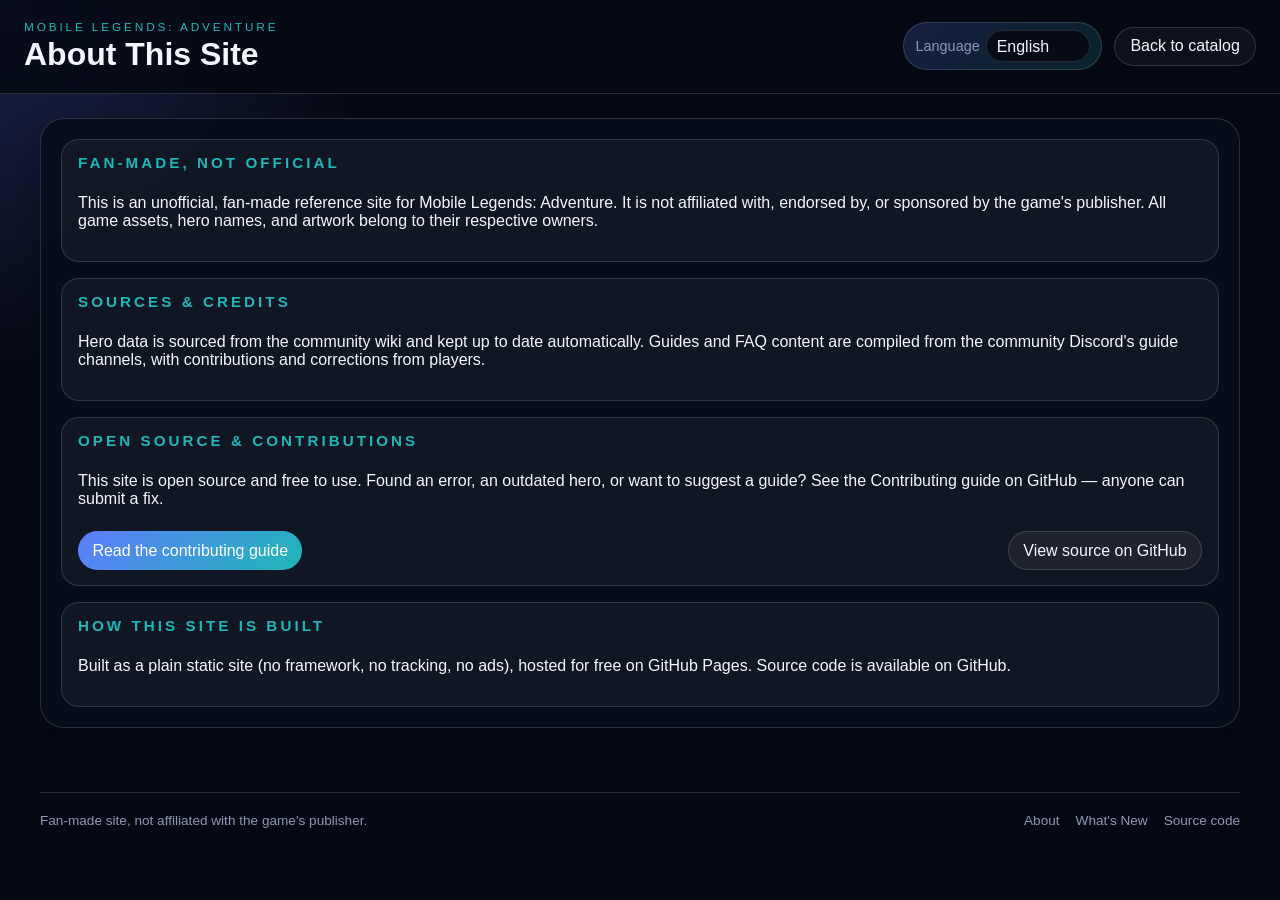
<file: about.html>
<!doctype html>
<html lang="en">
  <head>
    <meta charset="UTF-8" />
    <meta name="viewport" content="width=device-width, initial-scale=1.0" />
    <meta name="description" content="Unofficial, fan-made hero catalog and guides for Mobile Legends: Adventure — sources, credits, and how to contribute." />
    <meta property="og:title" content="About — MLA Hero Catalog & Guides" />
    <meta property="og:description" content="Unofficial, fan-made hero catalog and guides for Mobile Legends: Adventure — sources, credits, and how to contribute." />
    <meta property="og:type" content="website" />
    <link rel="icon" type="image/svg+xml" href="./public/favicon.svg" />
    <link rel="manifest" href="./public/manifest.json" />
    <title>MLA About</title>
    <link rel="stylesheet" href="./src/styles/main.css?v=20260723-2" />
    <script type="module" src="./src/app.js?v=20260723-2"></script>
  </head>
  <body data-page="about">
    <header class="topbar">
      <div class="brand-block">
        <p class="eyebrow" data-i18n="siteTagline">Mobile Legends: Adventure</p>
        <h1 data-i18n="aboutPageTitle">About This Site</h1>
      </div>
      <div class="topbar__actions">
        <label class="lang-switch" for="language-switcher">
          <span class="lang-switch__label" data-i18n="languageLabel">Language</span>
          <select id="language-switcher">
            <option value="en">English</option>
            <option value="fr">Français</option>
            <option value="vi">Tiếng Việt</option>
            <option value="zh">中文</option>
            <option value="ru">Русский</option>
          </select>
        </label>
        <a class="nav-link" href="./index.html" data-i18n="backToCatalog">Back to catalog</a>
      </div>
    </header>

    <main class="page-shell">
      <article class="detail-card">
        <section class="detail-section">
          <h3 data-i18n="aboutDisclaimerTitle">Fan-made, not official</h3>
          <p data-i18n="aboutDisclaimerBody">This is an unofficial, fan-made reference site for Mobile Legends: Adventure. It is not affiliated with, endorsed by, or sponsored by the game's publisher. All game assets, hero names, and artwork belong to their respective owners.</p>
        </section>
        <section class="detail-section">
          <h3 data-i18n="aboutSourcesTitle">Sources &amp; credits</h3>
          <p data-i18n="aboutSourcesBody">Hero data is sourced from the community wiki and kept up to date automatically. Guides and FAQ content are compiled from the community Discord's guide channels, with contributions and corrections from players.</p>
        </section>
        <section class="detail-section">
          <h3 data-i18n="aboutContributeTitle">Open source &amp; contributions</h3>
          <p data-i18n="aboutContributeBody">This site is open source and free to use. Found an error, an outdated hero, or want to suggest a guide? See the Contributing guide on GitHub — anyone can submit a fix.</p>
          <div class="card-actions">
            <a class="btn btn--primary" href="https://github.com/AnonymeNc/mla/blob/main/CONTRIBUTING.md" target="_blank" rel="noreferrer" data-i18n="aboutContributingGuide">Read the contributing guide</a>
            <a class="btn" href="https://github.com/AnonymeNc/mla" target="_blank" rel="noreferrer" data-i18n="aboutViewOnGithub">View source on GitHub</a>
          </div>
        </section>
        <section class="detail-section">
          <h3 data-i18n="aboutTechTitle">How this site is built</h3>
          <p data-i18n="aboutTechBody">Built as a plain static site (no framework, no tracking, no ads), hosted for free on GitHub Pages. Source code is available on GitHub.</p>
        </section>
      </article>
    </main>

    <footer class="site-footer">
      <p data-i18n="footerDisclaimer">Fan-made site, not affiliated with the game's publisher.</p>
      <nav class="site-footer__links">
        <a href="./about.html" data-i18n="footerAbout">About</a>
        <a href="./changelog.html" data-i18n="changelogNavLabel">What's New</a>
        <a href="https://github.com/AnonymeNc/mla" target="_blank" rel="noreferrer" data-i18n="footerSourceCode">Source code</a>
      </nav>
    </footer>

  </body>
</html>
</file>
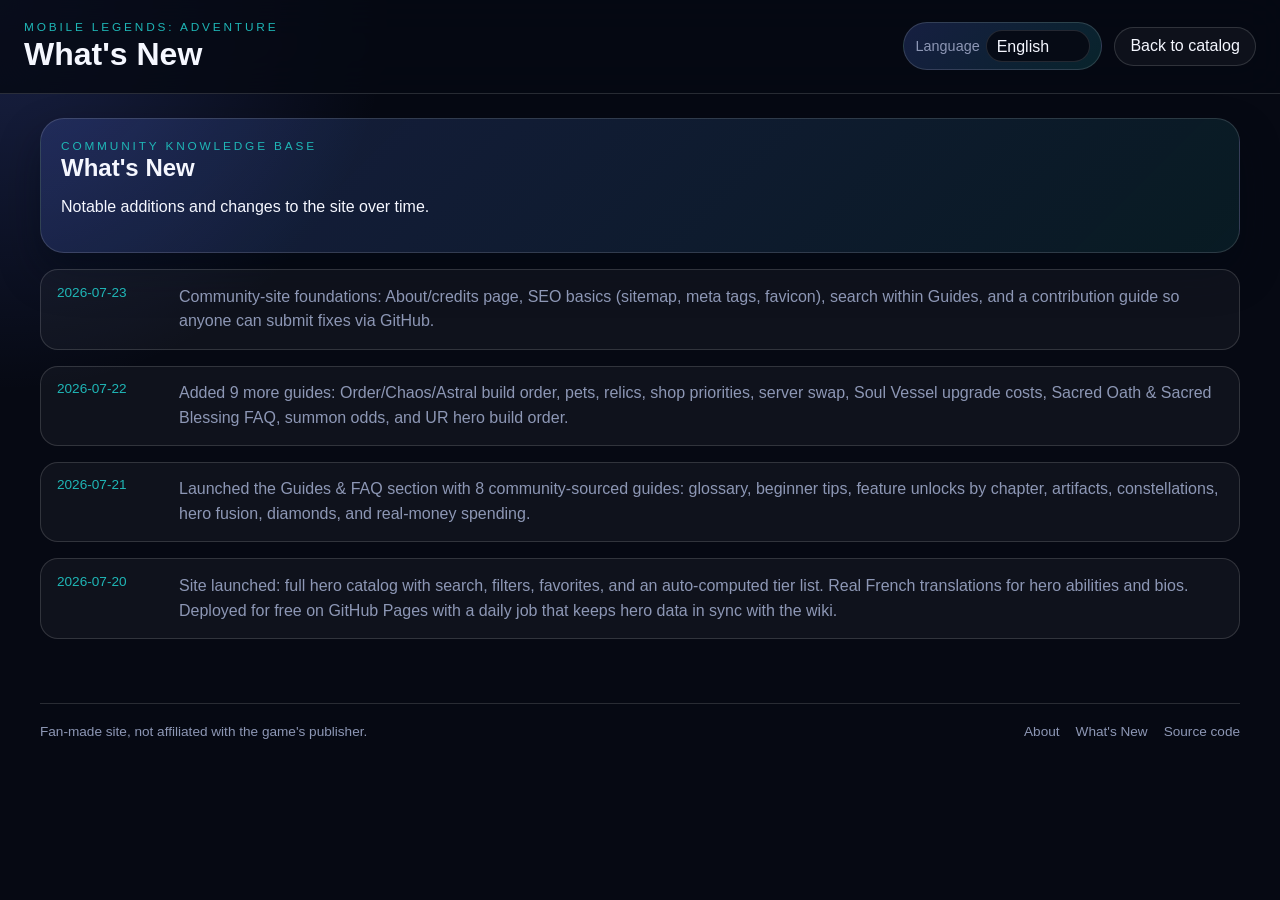
<file: changelog.html>
<!doctype html>
<html lang="en">
  <head>
    <meta charset="UTF-8" />
    <meta name="viewport" content="width=device-width, initial-scale=1.0" />
    <meta name="description" content="Notable additions and changes to the MLA Hero Catalog & Guides site over time." />
    <meta property="og:title" content="What's New — MLA" />
    <meta property="og:description" content="Notable additions and changes to the MLA Hero Catalog & Guides site over time." />
    <meta property="og:type" content="website" />
    <link rel="icon" type="image/svg+xml" href="./public/favicon.svg" />
    <link rel="manifest" href="./public/manifest.json" />
    <title>MLA What's New</title>
    <link rel="stylesheet" href="./src/styles/main.css?v=20260723-2" />
    <script defer src="./src/data/changelog.js?v=20260723-2"></script>
    <script type="module" src="./src/app.js?v=20260723-2"></script>
  </head>
  <body data-page="changelog">
    <header class="topbar">
      <div class="brand-block">
        <p class="eyebrow" data-i18n="siteTagline">Mobile Legends: Adventure</p>
        <h1 data-i18n="changelogPageTitle">What's New</h1>
      </div>
      <div class="topbar__actions">
        <label class="lang-switch" for="language-switcher">
          <span class="lang-switch__label" data-i18n="languageLabel">Language</span>
          <select id="language-switcher">
            <option value="en">English</option>
            <option value="fr">Français</option>
            <option value="vi">Tiếng Việt</option>
            <option value="zh">中文</option>
            <option value="ru">Русский</option>
          </select>
        </label>
        <a class="nav-link" href="./index.html" data-i18n="backToCatalog">Back to catalog</a>
      </div>
    </header>

    <main class="page-shell">
      <section class="hero-summary">
        <div>
          <p class="eyebrow" data-i18n="guidesEyebrow">Community knowledge base</p>
          <h2 data-i18n="changelogPageTitle">What's New</h2>
          <p data-i18n="changelogPageDescription">Notable additions and changes to the site over time.</p>
        </div>
      </section>

      <div id="changelog-root"></div>
    </main>

    <footer class="site-footer">
      <p data-i18n="footerDisclaimer">Fan-made site, not affiliated with the game's publisher.</p>
      <nav class="site-footer__links">
        <a href="./about.html" data-i18n="footerAbout">About</a>
        <a href="./changelog.html" data-i18n="changelogNavLabel">What's New</a>
        <a href="https://github.com/AnonymeNc/mla" target="_blank" rel="noreferrer" data-i18n="footerSourceCode">Source code</a>
      </nav>
    </footer>

  </body>
</html>
</file>
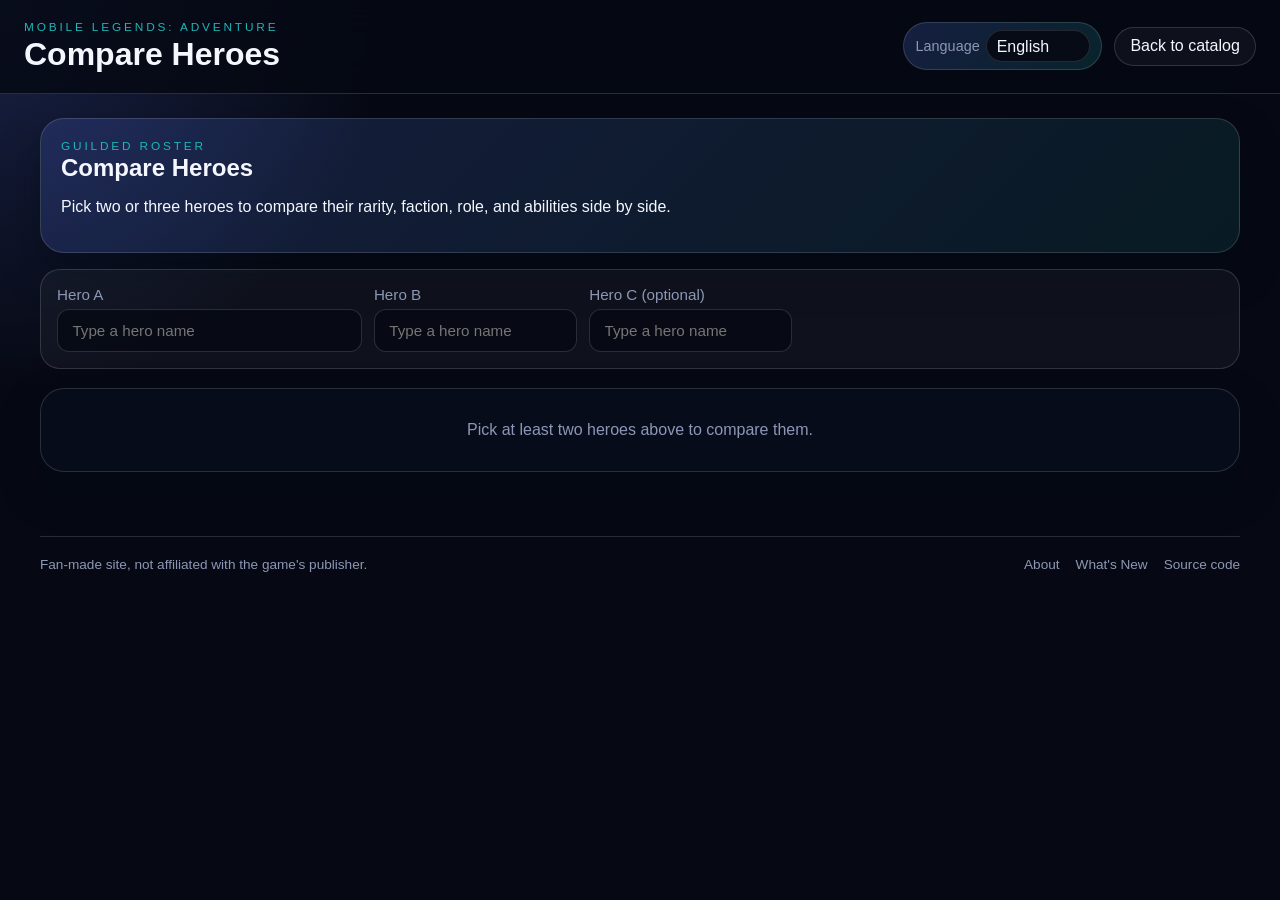
<file: compare.html>
<!doctype html>
<html lang="en">
  <head>
    <meta charset="UTF-8" />
    <meta name="viewport" content="width=device-width, initial-scale=1.0" />
    <meta name="description" content="Compare Mobile Legends: Adventure heroes side by side — rarity, faction, role, and full ability descriptions." />
    <meta property="og:title" content="Hero Comparison — MLA" />
    <meta property="og:description" content="Compare Mobile Legends: Adventure heroes side by side — rarity, faction, role, and full ability descriptions." />
    <meta property="og:type" content="website" />
    <link rel="icon" type="image/svg+xml" href="./public/favicon.svg" />
    <link rel="manifest" href="./public/manifest.json" />
    <title>MLA Compare Heroes</title>
    <link rel="stylesheet" href="./src/styles/main.css?v=20260723-2" />
    <script defer src="./src/data/heroes.js?v=20260723-2"></script>
    <script type="module" src="./src/app.js?v=20260723-2"></script>
  </head>
  <body data-page="compare">
    <header class="topbar">
      <div class="brand-block">
        <p class="eyebrow" data-i18n="siteTagline">Mobile Legends: Adventure</p>
        <h1 data-i18n="comparePageTitle">Compare Heroes</h1>
      </div>
      <div class="topbar__actions">
        <label class="lang-switch" for="language-switcher">
          <span class="lang-switch__label" data-i18n="languageLabel">Language</span>
          <select id="language-switcher">
            <option value="en">English</option>
            <option value="fr">Français</option>
            <option value="vi">Tiếng Việt</option>
            <option value="zh">中文</option>
            <option value="ru">Русский</option>
          </select>
        </label>
        <a class="nav-link" href="./index.html" data-i18n="backToCatalog">Back to catalog</a>
      </div>
    </header>

    <main class="page-shell">
      <section class="hero-summary">
        <div>
          <p class="eyebrow" data-i18n="heroSummaryEyebrow">Guilded roster</p>
          <h2 data-i18n="comparePageTitle">Compare Heroes</h2>
          <p data-i18n="comparePageDescription">Pick two or three heroes to compare their rarity, faction, role, and abilities side by side.</p>
        </div>
      </section>

      <section class="controls" aria-label="Hero pickers">
        <label class="control-field">
          <span data-i18n="compareSlotA">Hero A</span>
          <input list="hero-datalist" id="compare-slot-a" data-i18n-placeholder="compareSelectHero" placeholder="Type a hero name" />
        </label>
        <label class="control-field">
          <span data-i18n="compareSlotB">Hero B</span>
          <input list="hero-datalist" id="compare-slot-b" data-i18n-placeholder="compareSelectHero" placeholder="Type a hero name" />
        </label>
        <label class="control-field">
          <span data-i18n="compareSlotC">Hero C (optional)</span>
          <input list="hero-datalist" id="compare-slot-c" data-i18n-placeholder="compareSelectHero" placeholder="Type a hero name" />
        </label>
      </section>
      <datalist id="hero-datalist"></datalist>

      <div id="compare-root"></div>
    </main>

    <footer class="site-footer">
      <p data-i18n="footerDisclaimer">Fan-made site, not affiliated with the game's publisher.</p>
      <nav class="site-footer__links">
        <a href="./about.html" data-i18n="footerAbout">About</a>
        <a href="./changelog.html" data-i18n="changelogNavLabel">What's New</a>
        <a href="https://github.com/AnonymeNc/mla" target="_blank" rel="noreferrer" data-i18n="footerSourceCode">Source code</a>
      </nav>
    </footer>
  </body>
</html>
</file>
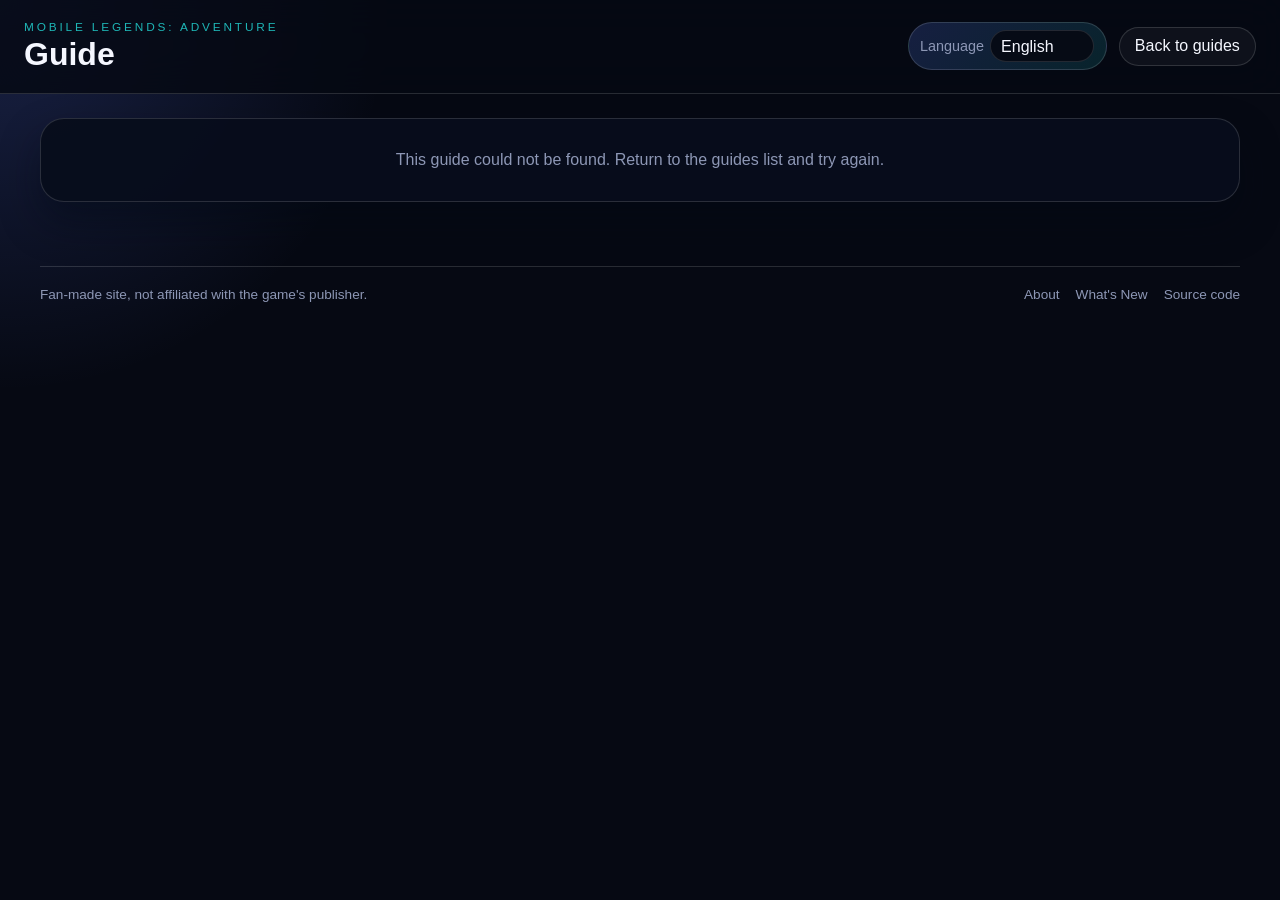
<file: guide.html>
<!doctype html>
<html lang="en">
  <head>
    <meta charset="UTF-8" />
    <meta name="viewport" content="width=device-width, initial-scale=1.0" />
    <meta name="description" content="Mobile Legends: Adventure guide — mechanics explainer sourced from the community." />
    <meta property="og:title" content="Guide — Mobile Legends: Adventure" />
    <meta property="og:description" content="Mobile Legends: Adventure guide — mechanics explainer sourced from the community." />
    <meta property="og:type" content="article" />
    <link rel="icon" type="image/svg+xml" href="./public/favicon.svg" />
    <link rel="manifest" href="./public/manifest.json" />
    <title>MLA Guide</title>
    <link rel="stylesheet" href="./src/styles/main.css?v=20260723-2" />
    <script defer src="./src/data/guides.js?v=20260723-2"></script>
    <script type="module" src="./src/app.js?v=20260723-2"></script>
  </head>
  <body data-page="guide">
    <header class="topbar">
      <div class="brand-block">
        <p class="eyebrow" data-i18n="siteTagline">Mobile Legends: Adventure</p>
        <h1 data-i18n="guidesLabel">Guide</h1>
      </div>
      <div class="topbar__actions">
        <label class="lang-switch" for="language-switcher">
          <span class="lang-switch__label" data-i18n="languageLabel">Language</span>
          <select id="language-switcher">
            <option value="en">English</option>
            <option value="fr">Français</option>
            <option value="vi">Tiếng Việt</option>
            <option value="zh">中文</option>
            <option value="ru">Русский</option>
          </select>
        </label>
        <a class="nav-link" href="./guides.html" data-i18n="backToGuides">Back to guides</a>
      </div>
    </header>

    <main class="page-shell">
      <section id="guide-detail-root"></section>
    </main>

    <footer class="site-footer">
      <p data-i18n="footerDisclaimer">Fan-made site, not affiliated with the game's publisher.</p>
      <nav class="site-footer__links">
        <a href="./about.html" data-i18n="footerAbout">About</a>
        <a href="./changelog.html" data-i18n="changelogNavLabel">What's New</a>
        <a href="https://github.com/AnonymeNc/mla" target="_blank" rel="noreferrer" data-i18n="footerSourceCode">Source code</a>
      </nav>
    </footer>

  </body>
</html>
</file>
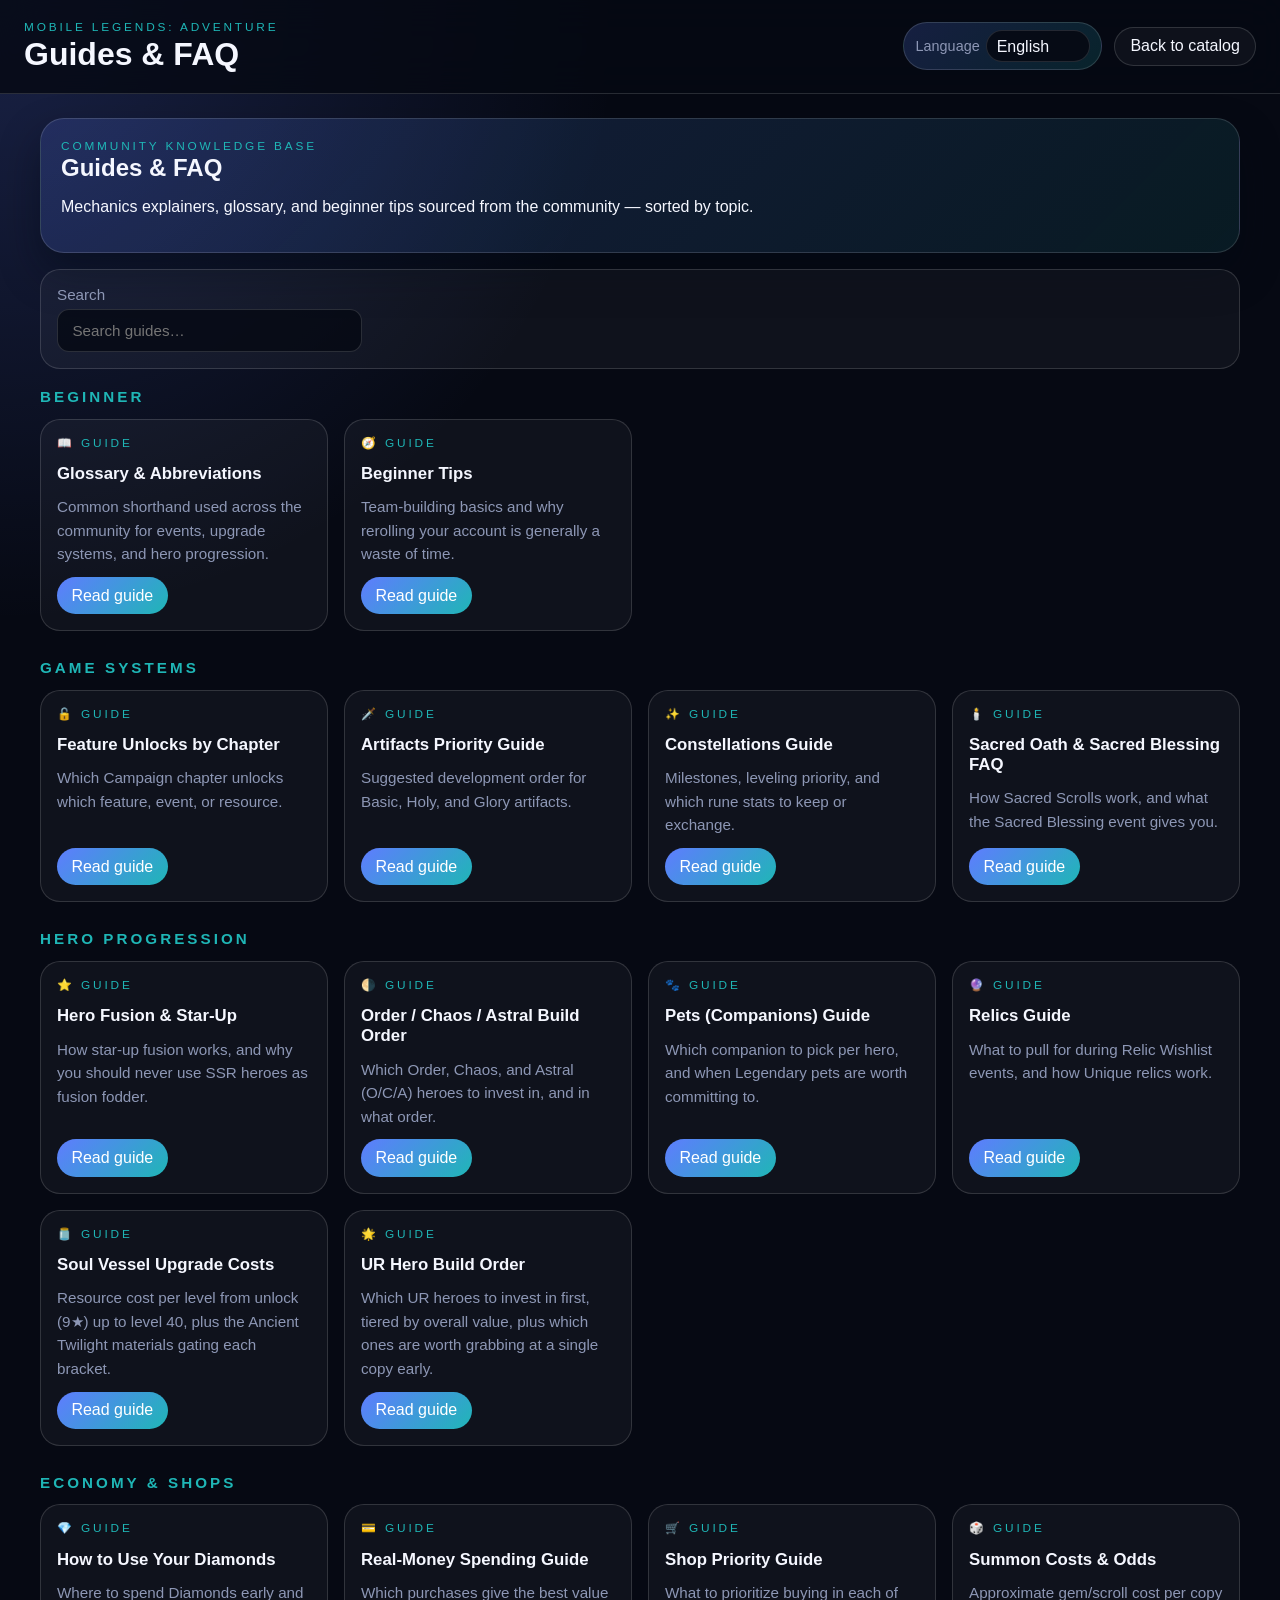
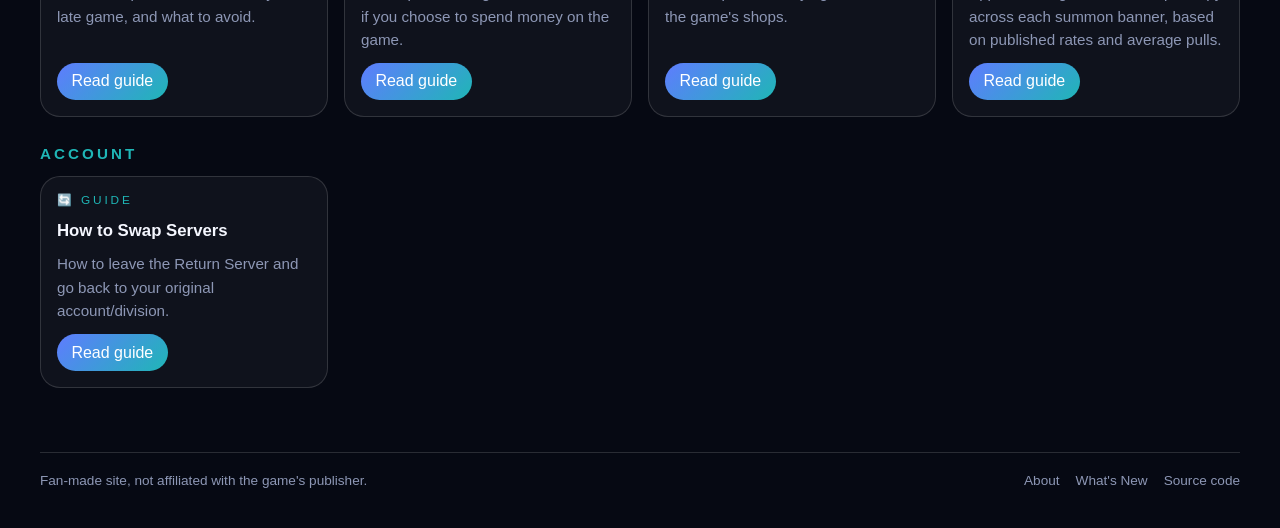
<file: guides.html>
<!doctype html>
<html lang="en">
  <head>
    <meta charset="UTF-8" />
    <meta name="viewport" content="width=device-width, initial-scale=1.0" />
    <meta name="description" content="Mechanics explainers, glossary, and beginner tips for Mobile Legends: Adventure, sourced from the community — sorted by topic." />
    <meta property="og:title" content="Guides & FAQ — Mobile Legends: Adventure" />
    <meta property="og:description" content="Mechanics explainers, glossary, and beginner tips for Mobile Legends: Adventure, sourced from the community." />
    <meta property="og:type" content="website" />
    <link rel="icon" type="image/svg+xml" href="./public/favicon.svg" />
    <link rel="manifest" href="./public/manifest.json" />
    <title>MLA Guides &amp; FAQ</title>
    <link rel="stylesheet" href="./src/styles/main.css?v=20260723-2" />
    <script defer src="./src/data/guides.js?v=20260723-2"></script>
    <script type="module" src="./src/app.js?v=20260723-2"></script>
  </head>
  <body data-page="guides">
    <header class="topbar">
      <div class="brand-block">
        <p class="eyebrow" data-i18n="siteTagline">Mobile Legends: Adventure</p>
        <h1 data-i18n="guidesPageTitle">Guides &amp; FAQ</h1>
      </div>
      <div class="topbar__actions">
        <label class="lang-switch" for="language-switcher">
          <span class="lang-switch__label" data-i18n="languageLabel">Language</span>
          <select id="language-switcher">
            <option value="en">English</option>
            <option value="fr">Français</option>
            <option value="vi">Tiếng Việt</option>
            <option value="zh">中文</option>
            <option value="ru">Русский</option>
          </select>
        </label>
        <a class="nav-link" href="./index.html" data-i18n="backToCatalog">Back to catalog</a>
      </div>
    </header>

    <main class="page-shell">
      <section class="hero-summary">
        <div>
          <p class="eyebrow" data-i18n="guidesEyebrow">Community knowledge base</p>
          <h2 data-i18n="guidesPageTitle">Guides &amp; FAQ</h2>
          <p data-i18n="guidesPageDescription">Mechanics explainers, glossary, and beginner tips sourced from the community — sorted by topic.</p>
        </div>
      </section>

      <section class="controls" aria-label="Guide search">
        <label class="control-field control-field--wide">
          <span data-i18n="searchLabel">Search</span>
          <input id="guide-search-input" type="search" data-i18n-placeholder="guideSearchPlaceholder" placeholder="Search guides…" />
        </label>
      </section>

      <div id="guides-root" class="guide-categories"></div>
    </main>

    <footer class="site-footer">
      <p data-i18n="footerDisclaimer">Fan-made site, not affiliated with the game's publisher.</p>
      <nav class="site-footer__links">
        <a href="./about.html" data-i18n="footerAbout">About</a>
        <a href="./changelog.html" data-i18n="changelogNavLabel">What's New</a>
        <a href="https://github.com/AnonymeNc/mla" target="_blank" rel="noreferrer" data-i18n="footerSourceCode">Source code</a>
      </nav>
    </footer>

  </body>
</html>
</file>
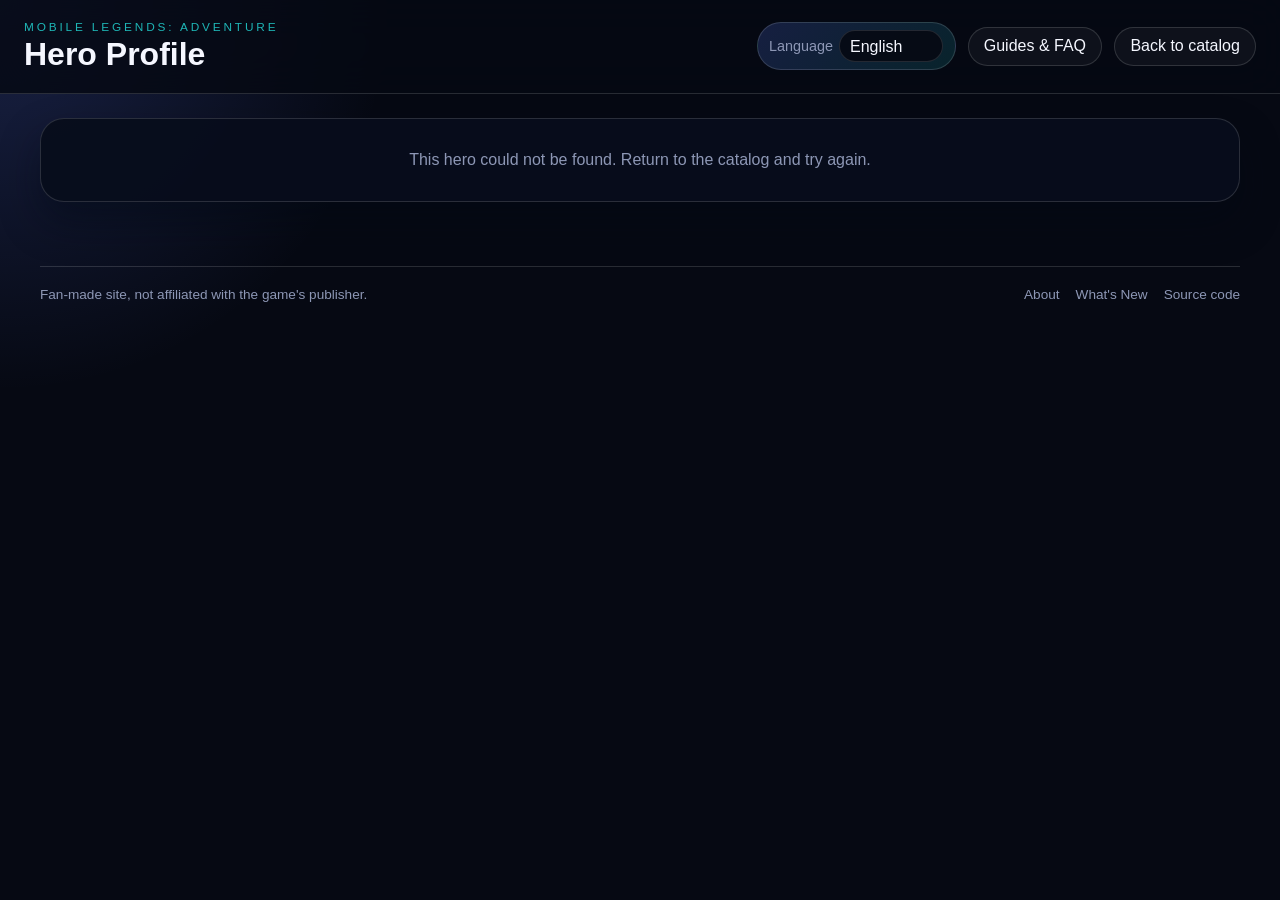
<file: hero.html>
<!doctype html>
<html lang="en">
  <head>
    <meta charset="UTF-8" />
    <meta name="viewport" content="width=device-width, initial-scale=1.0" />
    <meta name="description" content="Hero profile for Mobile Legends: Adventure — abilities, stats, story, and skill comparison, in English and French." />
    <meta property="og:title" content="Hero Profile — MLA" />
    <meta property="og:description" content="Hero profile for Mobile Legends: Adventure — abilities, stats, story, and skill comparison." />
    <meta property="og:type" content="website" />
    <link rel="icon" type="image/svg+xml" href="./public/favicon.svg" />
    <link rel="manifest" href="./public/manifest.json" />
    <title>MLA Hero Details</title>
    <link rel="stylesheet" href="./src/styles/main.css?v=20260723-2" />
    <script defer src="./src/data/heroes.js?v=20260723-2"></script>
    <script type="module" src="./src/app.js?v=20260723-2"></script>
  </head>
  <body data-page="detail">
    <header class="topbar">
      <div class="brand-block">
        <p class="eyebrow" data-i18n="siteTagline">Mobile Legends: Adventure</p>
        <h1 data-i18n="heroProfileTitle">Hero Profile</h1>
      </div>
      <div class="topbar__actions">
        <label class="lang-switch" for="language-switcher">
          <span class="lang-switch__label" data-i18n="languageLabel">Language</span>
          <select id="language-switcher">
            <option value="en">English</option>
            <option value="fr">Français</option>
            <option value="vi">Tiếng Việt</option>
            <option value="zh">中文</option>
            <option value="ru">Русский</option>
          </select>
        </label>
        <a class="nav-link" href="./guides.html" data-i18n="guidesNavLabel">Guides &amp; FAQ</a>
        <a class="nav-link" href="./index.html" data-i18n="backToCatalog">Back to catalog</a>
      </div>
    </header>

    <main class="page-shell">
      <section id="detail-root"></section>
    </main>

    <footer class="site-footer">
      <p data-i18n="footerDisclaimer">Fan-made site, not affiliated with the game's publisher.</p>
      <nav class="site-footer__links">
        <a href="./about.html" data-i18n="footerAbout">About</a>
        <a href="./changelog.html" data-i18n="changelogNavLabel">What's New</a>
        <a href="https://github.com/AnonymeNc/mla" target="_blank" rel="noreferrer" data-i18n="footerSourceCode">Source code</a>
      </nav>
    </footer>

  </body>
</html>
</file>
<file: src/styles/main.css>
:root {
  color-scheme: dark;
  --bg: #060913;
  --bg-soft: rgba(255, 255, 255, 0.04);
  --text: #f5f7ff;
  --muted: #8d97b5;
  --accent: #5f7cff;
  --accent-2: #1fb6b6;
  --danger: #ff6b7b;
  --border: rgba(255, 255, 255, 0.14);
  --shadow: 0 20px 40px rgba(3, 8, 20, 0.45);
}

* { box-sizing: border-box; }
body {
  margin: 0;
  font-family: Inter, "Segoe UI", Roboto, Arial, sans-serif;
  background: radial-gradient(circle at top left, rgba(95, 124, 255, 0.22), transparent 25%), var(--bg);
  color: var(--text);
  min-height: 100vh;
}
a { color: inherit; text-decoration: none; }
img { max-width: 100%; display: block; }
input, select, button { font: inherit; }
.topbar {
  display: flex;
  justify-content: space-between;
  align-items: center;
  padding: 1.25rem 1.5rem;
  position: sticky;
  top: 0;
  backdrop-filter: blur(20px);
  background: rgba(6, 9, 19, 0.82);
  border-bottom: 1px solid var(--border);
  z-index: 10;
}
.brand-block h1, .hero-summary h2 { margin: 0; }
.eyebrow {
  text-transform: uppercase;
  letter-spacing: 0.24em;
  font-size: 0.74rem;
  color: var(--accent-2);
  margin: 0 0 0.1rem;
}
.topbar__actions { display: flex; gap: 0.75rem; align-items: center; }
.lang-switch { display: inline-flex; align-items: center; gap: 0.4rem; padding: 0.45rem 0.7rem; border-radius: 999px; border: 1px solid var(--border); background: linear-gradient(135deg, rgba(95,124,255,0.2), rgba(31,182,182,0.16)); color: var(--text); }
.lang-switch__label { color: var(--muted); font-size: 0.9rem; }
.lang-switch select { width: auto; min-width: 104px; padding: 0.4rem 0.6rem; border-radius: 999px; border: 1px solid rgba(255,255,255,0.12); background: rgba(6, 9, 19, 0.9); color: var(--text); appearance: none; cursor: pointer; }
.lang-switch select option { background: #0b1222; color: var(--text); }
.nav-link, .pill { display: inline-flex; align-items: center; gap: 0.35rem; padding: 0.6rem 0.95rem; border-radius: 999px; border: 1px solid var(--border); background: var(--bg-soft); color: var(--text); }
.pill--ghost { color: var(--muted); }
.page-shell { width: min(1200px, calc(100% - 2rem)); margin: 0 auto; padding: 1.5rem 0 3rem; }
.hero-summary {
  display: flex;
  justify-content: space-between;
  gap: 1rem;
  align-items: center;
  padding: 1.25rem;
  border: 1px solid var(--border);
  border-radius: 24px;
  background: linear-gradient(135deg, rgba(95, 124, 255, 0.18), rgba(31, 182, 182, 0.1));
  box-shadow: var(--shadow);
  margin-bottom: 1rem;
}
.summary-stats { display: flex; gap: 0.75rem; flex-wrap: wrap; }
.stat-card {
  min-width: 110px; padding: 0.95rem 1rem; border-radius: 16px; border: 1px solid var(--border); background: rgba(255,255,255,0.05);
  display: flex; flex-direction: column; gap: 0.2rem; align-items: flex-start;
}
.controls {
  display: grid; grid-template-columns: 1.5fr repeat(4, minmax(140px, 1fr)); gap: 0.75rem; margin-bottom: 1.2rem;
  padding: 1rem;
  border: 1px solid var(--border);
  border-radius: 20px;
  background: var(--bg-soft);
}
.control-field { display: flex; flex-direction: column; gap: 0.35rem; color: var(--muted); font-size: 0.95rem; }
.control-field--wide { grid-column: span 1; }
input, select {
  width: 100%; padding: 0.75rem 0.9rem; border: 1px solid var(--border); border-radius: 12px; background: rgba(6, 9, 19, 0.8); color: var(--text);
}
.catalog-grid {
  display: grid; grid-template-columns: repeat(auto-fit, minmax(250px, 1fr)); gap: 1rem;
}
.hero-card, .detail-card, .empty-state {
  border: 1px solid var(--border); border-radius: 24px; overflow: hidden; background: rgba(8, 13, 28, 0.95); box-shadow: var(--shadow);
}
.hero-card__media { aspect-ratio: 4 / 3; overflow: hidden; background: linear-gradient(135deg, rgba(95,124,255,0.24), rgba(31,182,182,0.12)); }
.hero-card__media img { width: 100%; height: 100%; object-fit: cover; display: block; }
.hero-card__body { padding: 1rem; display: flex; flex-direction: column; gap: 0.8rem; }
.hero-card__top { display: flex; justify-content: space-between; gap: 0.6rem; align-items: flex-start; }
.hero-card__top h3 { margin: 0.15rem 0 0; font-size: 1.05rem; }
.favorite-toggle { border: 0; background: transparent; color: #ffd166; font-size: 1.1rem; cursor: pointer; }
.favorite-toggle.is-active { color: #ffd166; }
.pill-row { display: flex; flex-wrap: wrap; gap: 0.45rem; }
.pill { padding: 0.35rem 0.65rem; border-radius: 999px; font-size: 0.8rem; color: var(--muted); border-color: rgba(255,255,255,0.1); }
.card-description { margin: 0; color: var(--muted); line-height: 1.55; font-size: 0.95rem; }
.card-actions { display: flex; justify-content: space-between; gap: 0.5rem; margin-top: auto; }
.btn { display: inline-flex; align-items: center; justify-content: center; border-radius: 999px; padding: 0.6rem 0.9rem; border: 1px solid var(--border); background: rgba(255,255,255,0.06); }
.btn--primary { background: linear-gradient(135deg, var(--accent), var(--accent-2)); color: white; border: 0; }
.empty-state { padding: 2rem; text-align: center; color: var(--muted); }
.detail-card { padding: 1.25rem; display: grid; gap: 1rem; }
.detail-hero { display: flex; gap: 1.2rem; align-items: flex-start; flex-wrap: wrap; }
.detail-hero__image { width: min(260px, 100%); border-radius: 24px; border: 1px solid var(--border); background: rgba(255,255,255,0.04); }
.detail-meta { flex: 1; min-width: min(320px, 100%); display: flex; flex-direction: column; gap: 0.8rem; }
.detail-meta p { margin: 0; color: var(--muted); line-height: 1.65; }
.detail-subtitle { color: var(--accent-2) !important; font-size: 0.95rem; }
.detail-meta__line { color: var(--accent-2) !important; font-size: 0.9rem; }
.detail-section { display: flex; flex-direction: column; gap: 0.45rem; padding: 0.9rem 1rem; border-radius: 18px; border: 1px solid var(--border); background: rgba(255,255,255,0.045); }
.detail-section h3 { margin: 0; font-size: 0.95rem; text-transform: uppercase; letter-spacing: 0.2em; color: var(--accent-2); }
.detail-badges { display: flex; flex-wrap: wrap; gap: 0.4rem; }
.ability-list { display: grid; gap: 0.65rem; }
.ability-card { padding: 0.8rem 0.95rem; border-radius: 16px; border: 1px solid rgba(255,255,255,0.1); background: rgba(6,9,19,0.55); }
.ability-card__header { display: flex; justify-content: space-between; gap: 0.75rem; align-items: baseline; flex-wrap: wrap; margin-bottom: 0.4rem; }
.ability-card h4 { margin: 0; font-size: 1rem; }
.ability-card__meta { color: var(--accent-2); font-size: 0.85rem; }
.ability-levels { margin: 0.45rem 0 0; padding-left: 1rem; color: var(--muted); display: grid; gap: 0.25rem; }
.comparison-table { width: 100%; border-collapse: collapse; font-size: 0.92rem; }
.comparison-table th, .comparison-table td { border: 1px solid var(--border); padding: 0.55rem 0.65rem; text-align: left; vertical-align: top; }
.comparison-table th { background: rgba(255,255,255,0.06); color: var(--accent-2); }
.tier-list-root { margin: 0 0 1.15rem; }
.tier-list-section { display: grid; gap: 0.85rem; padding: 1rem; border-radius: 22px; border: 1px solid var(--border); background: rgba(255,255,255,0.04); }
.tier-list__header { display: flex; justify-content: space-between; gap: 0.75rem; align-items: end; flex-wrap: wrap; }
.tier-list__header h3 { margin: 0; }
.tier-list__hint { margin: 0; color: var(--muted); font-size: 0.95rem; }
.tier-list-grid { display: grid; grid-template-columns: repeat(4, minmax(0, 1fr)); gap: 0.75rem; }
.tier-card { padding: 0.8rem; border-radius: 18px; border: 1px solid var(--border); background: rgba(6,9,19,0.72); }
.tier-card h4 { margin: 0 0 0.35rem; }
.tier-card ul { margin: 0; padding-left: 1rem; display: grid; gap: 0.3rem; color: var(--muted); }
.tier-card a { color: var(--text); }
.tier-card--s { border-color: rgba(255, 209, 102, 0.4); }
.tier-card--a { border-color: rgba(95, 124, 255, 0.4); }
.tier-card--b { border-color: rgba(31, 182, 182, 0.35); }
.tier-card--c { border-color: rgba(255, 107, 123, 0.35); }
.detail-nav { display: flex; justify-content: space-between; gap: 0.75rem; flex-wrap: wrap; }

.guide-categories { display: flex; flex-direction: column; gap: 1.75rem; }
.guide-category__title { margin: 0 0 0.85rem; font-size: 0.95rem; text-transform: uppercase; letter-spacing: 0.2em; color: var(--accent-2); }
.guide-card-grid { display: grid; grid-template-columns: repeat(auto-fill, minmax(260px, 1fr)); gap: 1rem; }
.guide-card { padding: 1rem; display: flex; flex-direction: column; gap: 0.7rem; border-radius: 20px; border: 1px solid var(--border); background: var(--bg-soft); }
.guide-card h3 { margin: 0.1rem 0 0; font-size: 1.05rem; }
.guide-article { scroll-margin-top: 5.5rem; }
.guide-article__header { display: flex; flex-direction: column; gap: 0.3rem; }
.guide-article__header h2 { margin: 0.1rem 0 0; }
.guide-article__summary { margin: 0; color: var(--muted); line-height: 1.55; }
.guide-section p { margin: 0; color: var(--muted); line-height: 1.65; }
.guide-section p + p { margin-top: 0.6rem; }
.guide-list { margin: 0; padding-left: 1.1rem; display: grid; gap: 0.5rem; color: var(--muted); line-height: 1.55; }
.guide-note { padding: 0.75rem 0.9rem; border-radius: 14px; border: 1px dashed var(--border); background: rgba(255, 209, 102, 0.06); color: var(--muted); font-size: 0.9rem; line-height: 1.55; }
.guide-glossary { margin: 0; display: grid; gap: 0.75rem; }
.guide-glossary__row dt { color: var(--accent-2); font-weight: 600; font-size: 0.92rem; }
.guide-glossary__row dd { margin: 0.2rem 0 0; color: var(--muted); line-height: 1.55; }
.guide-table-wrap { overflow-x: auto; }
.guide-table { width: 100%; border-collapse: collapse; font-size: 0.9rem; }
.guide-table th, .guide-table td { border: 1px solid var(--border); padding: 0.5rem 0.65rem; text-align: left; vertical-align: top; white-space: normal; }
.guide-table th { background: rgba(255,255,255,0.06); color: var(--accent-2); }

.compare-grid { display: grid; gap: 1rem; margin-bottom: 1.25rem; }
.compare-grid--3 { grid-template-columns: repeat(3, minmax(0, 1fr)); }
.compare-grid--2, .compare-grid--1 { grid-template-columns: repeat(2, minmax(0, 1fr)); }
.compare-column { display: flex; flex-direction: column; align-items: center; gap: 0.6rem; padding: 1rem; border-radius: 20px; border: 1px solid var(--border); background: var(--bg-soft); text-align: center; }
.compare-column img { width: 140px; height: 140px; border-radius: 20px; object-fit: cover; }
.compare-column h3 { margin: 0; font-size: 1.05rem; }
.compare-column--empty { align-items: center; justify-content: center; color: var(--muted); min-height: 160px; }
.compare-table-wrap { overflow-x: auto; }
.comparison-table th:first-child { color: var(--accent-2); white-space: nowrap; }

@media (max-width: 860px) {
  .compare-grid--3, .compare-grid--2, .compare-grid--1 { grid-template-columns: 1fr; }
}
@media (max-width: 860px) {
  .tier-list-grid { grid-template-columns: 1fr 1fr; }
}
@media (max-width: 640px) {
  .tier-list-grid { grid-template-columns: 1fr; }
}
@media (max-width: 860px) {
  .hero-summary { flex-direction: column; align-items: flex-start; }
  .controls { grid-template-columns: 1fr 1fr; }
  .guide-card-grid { grid-template-columns: 1fr; }
}
@media (max-width: 640px) {
  .topbar { flex-direction: column; align-items: flex-start; gap: 0.75rem; }
  .controls { grid-template-columns: 1fr; }
  .detail-hero { flex-direction: column; }
}

.site-footer { width: min(1200px, calc(100% - 2rem)); margin: 1rem auto 2.5rem; padding-top: 1.25rem; border-top: 1px solid var(--border); display: flex; justify-content: space-between; align-items: center; gap: 0.75rem; flex-wrap: wrap; color: var(--muted); font-size: 0.85rem; }
.site-footer p { margin: 0; }
.site-footer__links { display: flex; gap: 1rem; flex-wrap: wrap; }
.site-footer__links a { color: var(--muted); }
.site-footer__links a:hover { color: var(--text); }
.report-issue-link { color: var(--muted); font-size: 0.85rem; }
.report-issue-link:hover { color: var(--text); }
.changelog-list { display: flex; flex-direction: column; gap: 1rem; }
.changelog-entry { display: grid; grid-template-columns: 110px 1fr; gap: 0.75rem; padding: 0.9rem 1rem; border-radius: 18px; border: 1px solid var(--border); background: rgba(255,255,255,0.04); }
.changelog-entry time { color: var(--accent-2); font-size: 0.85rem; }
.changelog-entry p { margin: 0; color: var(--muted); line-height: 1.55; }
@media (max-width: 640px) {
  .changelog-entry { grid-template-columns: 1fr; }
}
</file>
